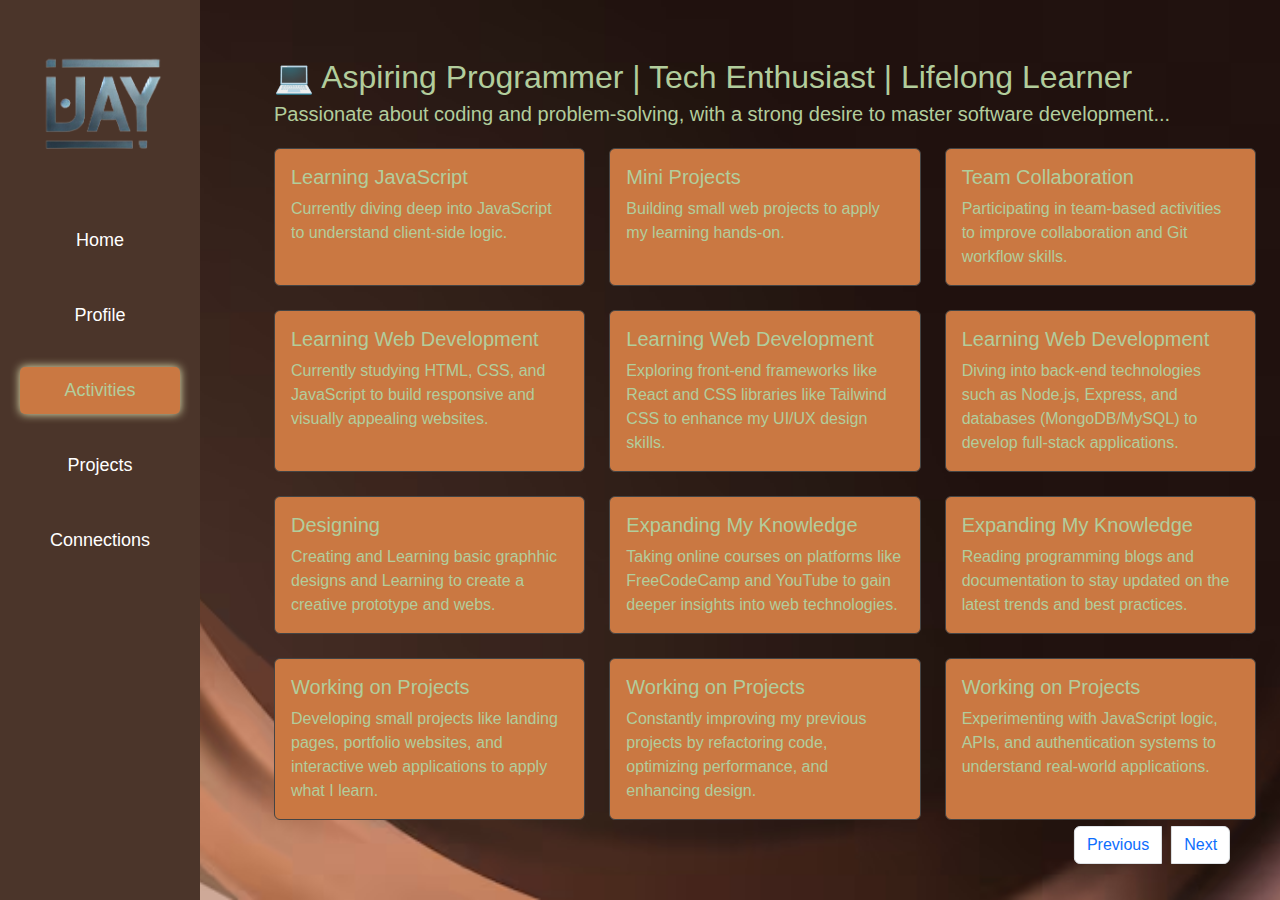
<file: activities.html>
<!DOCTYPE html>
<html lang="en">
<head>
    <meta charset="UTF-8">
    <meta name="viewport" content="width=device-width, initial-scale=1.0">
    <title>Activities</title>
  
    <link href="https://cdn.jsdelivr.net/npm/bootstrap@5.3.3/dist/css/bootstrap.min.css" rel="stylesheet">
    <link rel="stylesheet" href="styles.css">
    <style>
        body {
          background-image: url(backgound.avif);
          background-size: cover;
          background-position: center;
          background-repeat: no-repeat;
        }
      </style>
</head>
<body>
    <div class="d-flex flex-column flex-md-row min-vh-100">
        <nav class="sidebar d-flex flex-column align-items-center">
            <div class="profile-pic mb-3">
                <a href="Index.html">
                    <img src="LJAY.png" alt="Profile Picture" class="img-fluid rounded-circle">
                </a>
            </div>
            <ul class="nav flex-column text-center w-100">
                <li class="nav-item mb-2"><a href="index.html" class="nav-link text-white">Home</a></li>
                <li class="nav-item mb-2"><a href="profile.html" class="nav-link text-white">Profile</a></li>
                <li class="nav-item mb-2"><a class="active1" href="activities.html">Activities</a></li>
                <li class="nav-item mb-2"><a href="projects.html" class="nav-link text-white">Projects</a></li>
                <li class="nav-item mb-2"><a href="connections.html" class="nav-link text-white">Connections</a></li>
            </ul>
        </nav>

        <main class="activities-content container-fluid py-5 px-4">
            <div class="activities-text mb-4">
                <h3>💻 Aspiring Programmer | Tech Enthusiast | Lifelong Learner</h3>
                <p>
                    Passionate about coding and problem-solving, with a strong desire to master software development...
                </p>
            </div>

            
            <div class="row g-4">
                <div class="col-md-4">
                    <div class="card custom-card h-100">
                        <div class="card-body">
                            <h5 class="card-title">Learning JavaScript</h5>
                            <p class="card-text">Currently diving deep into JavaScript to understand client-side logic.</p>
                        </div>
                    </div>
                </div>
        
                <div class="col-md-4">
                    <div class="card custom-card h-100">
                        <div class="card-body">
                            <h5 class="card-title">Mini Projects</h5>
                            <p class="card-text">Building small web projects to apply my learning hands-on.</p>
                        </div>
                    </div>
                </div>

                <div class="col-md-4">
                    <div class="card custom-card h-100">
                        <div class="card-body">
                            <h5 class="card-title">Team Collaboration</h5>
                            <p class="card-text">Participating in team-based activities to improve collaboration and Git workflow skills.</p>
                        </div>
                    </div>
                </div>

                <div class="col-md-4">
                    <div class="card custom-card h-100">
                        <div class="card-body">
                            <h5 class="card-title">Learning Web Development</h5>
                            <p class="card-text">Currently studying HTML, CSS, and JavaScript to build responsive and visually appealing websites.</p>
                        </div>
                    </div>
                </div>

                <div class="col-md-4">
                    <div class="card custom-card h-100">
                        <div class="card-body">
                            <h5 class="card-title">Learning Web Development</h5>
                            <p class="card-text">Exploring front-end frameworks like React and CSS libraries like Tailwind CSS to enhance my UI/UX design skills.</p>
                        </div>
                    </div>
                </div>

                <div class="col-md-4">
                    <div class="card custom-card h-100">
                        <div class="card-body">
                            <h5 class="card-title">Learning Web Development</h5>
                            <p class="card-text">Diving into back-end technologies such as Node.js, Express, and databases (MongoDB/MySQL) to develop full-stack applications.</p>
                        </div>
                    </div>
                </div>

                <div class="col-md-4">
                    <div class="card custom-card h-100">
                        <div class="card-body">
                            <h5 class="card-title">Designing</h5>
                            <p class="card-text">Creating and Learning basic graphhic designs and Learning to create a creative prototype and webs.</p>
                        </div>
                    </div>
                </div>

                <div class="col-md-4">
                    <div class="card custom-card h-100">
                        <div class="card-body">
                            <h5 class="card-title">Expanding My Knowledge</h5>
                            <p class="card-text">Taking online courses on platforms like FreeCodeCamp and YouTube to gain deeper insights into web technologies.</p>
                        </div>
                    </div>
                </div>

                <div class="col-md-4">
                    <div class="card custom-card h-100">
                        <div class="card-body">
                            <h5 class="card-title">Expanding My Knowledge</h5>
                            <p class="card-text">Reading programming blogs and documentation to stay updated on the latest trends and best practices.</p>
                        </div>
                    </div>
                </div>

                <div class="col-md-4">
                    <div class="card custom-card h-100">
                        <div class="card-body">
                            <h5 class="card-title">Working on Projects</h5>
                            <p class="card-text">Developing small projects like landing pages, portfolio websites, and interactive web applications to apply what I learn.</p>
                        </div>
                    </div>
                </div>

                <div class="col-md-4">
                    <div class="card custom-card h-100">
                        <div class="card-body">
                            <h5 class="card-title">Working on Projects</h5>
                            <p class="card-text">Constantly improving my previous projects by refactoring code, optimizing performance, and enhancing design.</p>
                        </div>
                    </div>
                </div>

                <div class="col-md-4">
                    <div class="card custom-card h-100">
                        <div class="card-body">
                            <h5 class="card-title">Working on Projects</h5>
                            <p class="card-text">Experimenting with JavaScript logic, APIs, and authentication systems to understand real-world applications.</p>
                        </div>
                    </div>
                </div>

            </div> <br><br><br>
    

            <nav aria-label="Profile page navigation" class="mt-4">
                <ul class="pagination justify-content-center">
                    <li class="page-item"><a class="page-link" href="profile.html">Previous</a></li>
                    <li class="page-item"><a class="page-link" href="projects.html">Next</a></li>
                </ul>
            </nav>

        </main>
    </div>
  
</body>
</html>
</file>
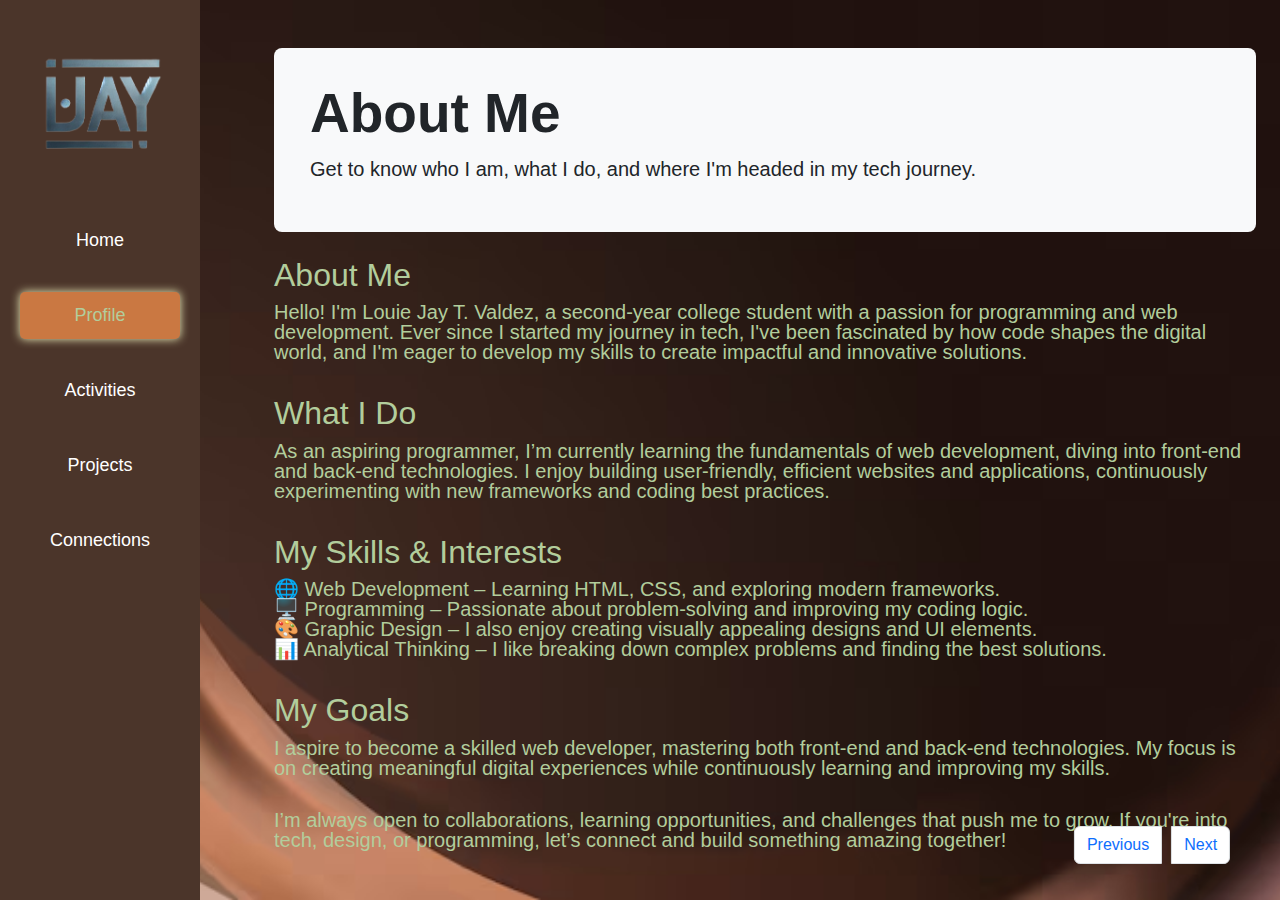
<file: profile.html>
<!DOCTYPE html>
<html lang="en">
<head>
    <meta charset="UTF-8">
    <meta name="viewport" content="width=device-width, initial-scale=1.0">
    <title>Profile</title>
    <link href="https://cdn.jsdelivr.net/npm/bootstrap@5.3.3/dist/css/bootstrap.min.css" rel="stylesheet">
    <link rel="stylesheet" href="styles.css">
    <style>
        body {
          background-image: url(backgound.avif);
          background-size: cover;
          background-position: center;
          background-repeat: no-repeat;
        }
      </style>
</head>
<body>
    <div class="d-flex flex-column flex-md-row" style="min-height: 100vh;">
        <nav class="sidebar d-flex flex-column align-items-center">
            <div class="profile-pic mb-3">
                <a href="Index.html">
                    <img src="LJAY.png" alt="Profile Picture" class="img-fluid rounded-circle">
                </a>
            </div>
            <ul class="nav flex-column text-center w-100">
                <li class="nav-item mb-2"><a href="index.html" class="nav-link text-white">Home</a></li>
                <li class="nav-item mb-2"><a class="active1" href="profile.html">Profile</a></li>
                <li class="nav-item mb-2"><a href="activities.html" class="nav-link text-white">Activities</a></li>
                <li class="nav-item mb-2"><a href="projects.html" class="nav-link text-white">Projects</a></li>
                <li class="nav-item mb-2"><a href="connections.html" class="nav-link text-white">Connections</a></li>
            </ul>
        </nav>

        <main class="profile-content container-fluid py-5 px-4">
            <div class="p-4 mb-4 bg-light text-dark rounded-3">
                <div class="container-fluid py-2">
                    <h1 class="display-6 fw-bold">About Me</h1>
                    <p class="fs-5">Get to know who I am, what I do, and where I'm headed in my tech journey.</p>
                </div>
            </div>

            <div class="profile-text">
                <h3>About Me</h3>
                <p>Hello! I'm Louie Jay T. Valdez, a second-year college student with a passion for programming and web development. Ever since I started my journey in tech, I've been fascinated by how code shapes the digital world, and I'm eager to develop my skills to create impactful and innovative solutions.</p><br>

                <h3>What I Do</h3>
                <p>As an aspiring programmer, I’m currently learning the fundamentals of web development, diving into front-end and back-end technologies. I enjoy building user-friendly, efficient websites and applications, continuously experimenting with new frameworks and coding best practices.</p><br>

                <h3>My Skills & Interests</h3>
                <p>
                    🌐 Web Development – Learning HTML, CSS, and exploring modern frameworks.<br>
                    🖥️ Programming – Passionate about problem-solving and improving my coding logic.<br>
                    🎨 Graphic Design – I also enjoy creating visually appealing designs and UI elements.<br>
                    📊 Analytical Thinking – I like breaking down complex problems and finding the best solutions.
                </p><br>

                <h3>My Goals</h3>
                <p>I aspire to become a skilled web developer, mastering both front-end and back-end technologies. My focus is on creating meaningful digital experiences while continuously learning and improving my skills.

                </p><br>

                <p>I’m always open to collaborations, learning opportunities, and challenges that push me to grow. If you're into tech, design, or programming, let’s connect and build something amazing together!</p><br><br>
            </div>
        </main>
    
      
            <nav aria-label="Profile page navigation" class="mt-4">
                <ul class="pagination justify-content-center">
                    <li class="page-item"><a class="page-link" href="index.html">Previous</a></li>
                    <li class="page-item"><a class="page-link" href="activities.html">Next</a></li>
                </ul>
            </nav>

      
        
    </div>

</body>
</html>
</file>
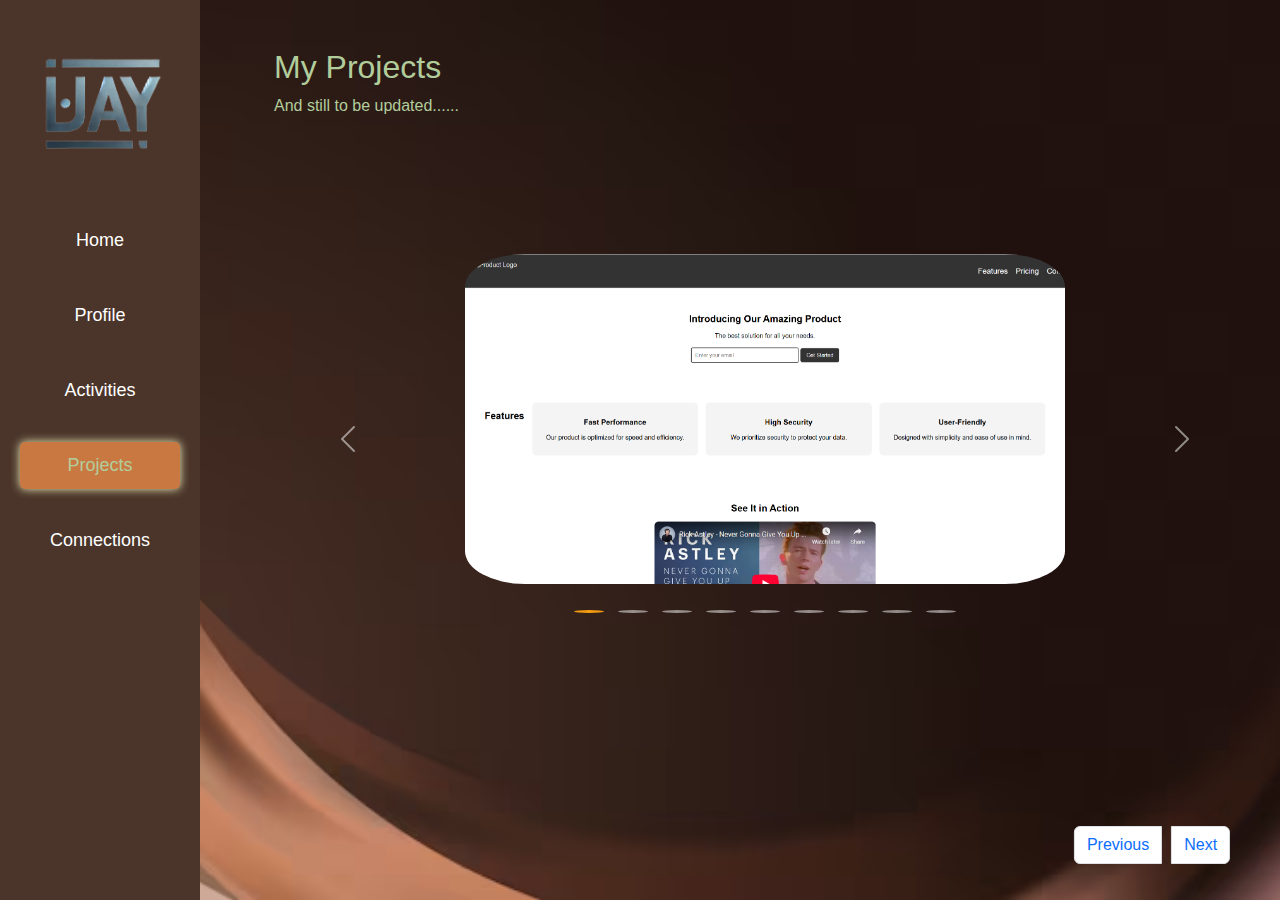
<file: projects.html>
<!DOCTYPE html>
<html lang="en">
<head>
    <meta charset="UTF-8">
    <meta name="viewport" content="width=device-width, initial-scale=1.0">
    <title>Projects</title>
    <link href="https://cdn.jsdelivr.net/npm/bootstrap@5.3.3/dist/css/bootstrap.min.css" rel="stylesheet">
    <link rel="stylesheet" href="styles.css">
    <style>
        body {
          background-image: url(backgound.avif);
          background-size: cover;
          background-position: center;
          background-repeat: no-repeat;
        }
      </style>
</head>
<body>
    <div class="d-flex flex-column flex-md-row min-vh-100">
        <nav class="sidebar d-flex flex-column align-items-center">
            <div class="profile-pic mb-3">
                <a href="Index.html">
                    <img src="LJAY.png" alt="Profile Picture" class="img-fluid rounded-circle">
                </a>
            </div>
            <ul class="nav flex-column text-center w-100">
                <li class="nav-item mb-2"><a href="index.html" class="nav-link text-white">Home</a></li>
                <li class="nav-item mb-2"><a href="profile.html" class="nav-link text-white">Profile</a></li>
                <li class="nav-item mb-2"><a href="activities.html" class="nav-link text-white">Activities</a></li>
                <li class="nav-item mb-2"><a class="active1" href="projects.html">Projects</a></li>
                <li class="nav-item mb-2"><a href="connections.html" class="nav-link text-white">Connections</a></li>
            </ul>
        </nav>

        <main class="content container-fluid py-5 px-4">
            <h2>My Projects</h2>
            <p>And still to be updated......</p><br><br><br><br><br>

            
            <div id="projectCarousel" class="carousel" data-bs-ride="carousel">


                <div class="carousel-inner">
                    <div class="carousel-item active">
                        <img src="1.png" class="d-block w-100">
                    </div>
                    <div class="carousel-item">
                        <img src="2.png" class="d-block w-100">
                    </div>
                    <div class="carousel-item">
                        <img src="3.png" class="d-block w-100">
                    </div>
                    <div class="carousel-item">
                        <img src="4.png" class="d-block w-100">
                    </div>
                    <div class="carousel-item">
                        <img src="5.png" class="d-block w-100">
                    </div>
                    <div class="carousel-item">
                        <img src="6.png" class="d-block w-100">
                    </div>
                    <div class="carousel-item">
                        <img src="7.png" class="d-block w-100">
                    </div>
                    <div class="carousel-item">
                        <img src="8.png" class="d-block w-100">
                    </div>
                    <div class="carousel-item">
                        <img src="9.png" class="d-block w-100">
                    </div>
                </div>

                
                <button class="carousel-control-prev" type="button" data-bs-target="#projectCarousel" data-bs-slide="prev">
                    <span class="carousel-control-prev-icon" aria-hidden="true"></span>
                    <span class="visually-hidden">Previous</span>
                </button>
                <button class="carousel-control-next" type="button" data-bs-target="#projectCarousel" data-bs-slide="next">
                    <span class="carousel-control-next-icon" aria-hidden="true"></span>
                    <span class="visually-hidden">Next</span>
                </button>

                <div class="text-center mt-3">
                    <div class="carousel-indicators position-static">
                        <button type="button" data-bs-target="#projectCarousel" data-bs-slide-to="0" class="active" aria-current="true" aria-label="Slide 1"></button>
                        <button type="button" data-bs-target="#projectCarousel" data-bs-slide-to="1" aria-label="Slide 2"></button>
                        <button type="button" data-bs-target="#projectCarousel" data-bs-slide-to="2" aria-label="Slide 3"></button>
                        <button type="button" data-bs-target="#projectCarousel" data-bs-slide-to="3" aria-label="Slide 4"></button>
                        <button type="button" data-bs-target="#projectCarousel" data-bs-slide-to="4" aria-label="Slide 5"></button>
                        <button type="button" data-bs-target="#projectCarousel" data-bs-slide-to="5" aria-label="Slide 6"></button>
                        <button type="button" data-bs-target="#projectCarousel" data-bs-slide-to="6" aria-label="Slide 7"></button>
                        <button type="button" data-bs-target="#projectCarousel" data-bs-slide-to="7" aria-label="Slide 8"></button>
                        <button type="button" data-bs-target="#projectCarousel" data-bs-slide-to="8" aria-label="Slide 9"></button>
                  </div>
                </div>
            </div>
            

            
            <nav aria-label="Profile page navigation" class="mt-4">
                <ul class="pagination justify-content-center">
                    <li class="page-item"><a class="page-link" href="activities.html">Previous</a></li>
                    <li class="page-item"><a class="page-link" href="connections.html">Next</a></li>
                </ul>
            </nav>
      
        </main>
    </div>

    <script src="https://cdn.jsdelivr.net/npm/bootstrap@5.3.3/dist/js/bootstrap.bundle.min.js"></script>

</body>
</html>
</file>
<file: styles.css>
/*Body*/
body {
    margin: 0;
    font-family: 'Poppins', sans-serif;
    color: #B2CD9C;

}


html, body {
    height: 100%;
    overflow-y: auto;
    overflow-x: hidden;
}

h1, h2 {
    font-size: 50px;
}

/* Div */
.content {
    min-height: 100vh;
    overflow-y: auto;
}

.container {
    display: flex;
}

.sidebar {
    width: 200px;
    background-color: #4B352A;
    padding: 20px;
    min-height: 100vh;
    position: fixed;
}

.sidebar .profile-pic img {
    width: 100%;
    border-radius: 50%;
}

.sidebar ul {
    list-style: none;
    padding: 0;
}

.sidebar ul li {
    margin: 20px 0;
    
}

a {
    color: #B2CD9C;
}

.sidebar ul li a {
    text-decoration: none;
    font-size: 18px;
    font-weight: 500;
    display: block;
    padding: 10px;
    border-radius: 5px;
    transition:0.5s;
}

.sidebar ul li a:hover {
    background-color: #CA7842;
    color: #B2CD9C;
    box-shadow: 0 0 10px #F0F2BD;
}

.content {
    flex-grow: 1;
    padding: 20px;
    margin-left: 250px;
    padding: 20px;
    height: 100vh;
    overflow-y: auto;
    color: #B2CD9C;
}

.content h1 {
    font-size: 55px;
}

.content h2 {
    font-size: 32px;
}

.active1 {
    color: #B2CD9C;
    background-color: #CA7842;
    box-shadow: 0 0 10px #F0F2BD;
}

.pagination {
    position: absolute;
    align-content: center;
    bottom: 20px;
    left: 90%;
    transform: translateX(-50%);
    display: fixed;
    gap: 10px;
}

.carousel-indicators.position-static {
    gap: 8px;
  }
  
  .carousel-indicators button {
    background-color: #555;
    width: 12px;
    height: 12px;
    border-radius: 50%;
    border: none;
    opacity: 0.5;
    transition: opacity 0.3s ease;
  }
  
  .carousel-indicators button.active {
    opacity: 1;
    background-color: #f39c12;
  }
  
  .custom-card {
    background: #CA7842; 
    color: #B2CD9C;      
    border: 1px solid #444;
    transition: 0.3s;
  }
/*Home*/
.home-text{
    
    margin-top: 50px;
    
}

.home-content {
    padding: 10px 20px;
    margin-left: 250px;
    height: 100vh;
    overflow-y: auto;
    color: #B2CD9C;
}

.home-content h1 {
    font-size: 55px;
}

.home-content h2 {
    font-size: 32px;
}

.home-text {
    max-width: 50%;
}

.my-picture {
    flex: 1;
    display: flex;
    justify-content: center;
    align-items: center;
    margin-top: 100px;
}

.my-picture .img-box {
    position: relative;
    width: 32vw;
    height: 32vw;
    background-color: #1f242d;
    border-radius: 50%;
    padding: 5px;
    display: flex;
    justify-content: center;
    overflow: hidden;
}

.my-picture .img-box::before,
.my-picture .img-box::after {
    content: '';
    position: absolute;
    width: 500px;
    height: 500px;
    background: conic-gradient(transparent, transparent, transparent, #CA7842);
}

.my-picture .img-box .img-item {
    position: relative;
    width: 100%;
    height: 100%;
    background: #1f242d;
    border-radius: 50%;
    border: .1px solid #1f242d;
    display: flex;
    justify-content: center;
    z-index: 1;
    overflow: hidden;
}

.my-picture .img-box .img-item img {
    position: absolute;
    top: 30px;
    display: block;
    width: 85%;
    object-fit: cover;
    mix-blend-mode: lighten;
}

/*Profile*/
.profile-text{
    margin-top: 10px;
    line-height: 1;
}

.profile-text p {
    font-size: 20px;
}

.profile-text h3 {
    font-size: 32px;
}

.profile-content {
    flex-grow: 1;
    padding: 20px;
    margin-left: 250px;
    padding: 20px;
    height: 100vh;
    overflow-y: auto;
    color: #B2CD9C;
}

.profile-content h1 {
    font-size: 55px;
}

.profile-content h2 {
    font-size: 32px;
}

/*Activities*/
.activities-text{
    margin-top: 10px;
    line-height: 1;
}

.activities-text p {
    font-size: 20px;
}

.activities-text h3 {
    font-size: 32px;
}

.activities-content {
    flex-grow: 1;
    padding: 20px;
    margin-left: 250px;
    padding: 20px;
    height: 100vh;
    overflow-y: auto;
    color: #B2CD9C;
}

.activities-content h1 {
    font-size: 55px;
}

.activities-content h2 {
    font-size: 32px;
}

/*Projects*/
.carousel-item img {
    width: 100%;
    max-width: 600px;
    height: auto;
    object-fit: contain;
    margin: 0 auto;
    border-radius: 10%;
}
  


/*Connections*/
p.connection-text {
    padding: 100px;
    font-size: 20px;
}

p.connection-text a {
    color: blue;
    text-decoration: none;
}

p.connection-text a:hover {
    color: #ffff00;
    text-decoration: underline;
}

.connections {
    display: flex;
    justify-content: center;
    align-items: center;
    gap: 30px;
    margin-top: 50px;
}

.social-item {
    display: flex;
    flex-direction: column;
    align-items: center;
    text-align: center;
    width: 100px;
}

.social-item img {
    transition: transform 0.3s ease-in-out;
    width: 75px;
    height: 75px;
    border-radius: 50%;
    position: fixed;
    background-color: #ffffff;
    margin-top: 300px;
    margin-left: 0px;
}

.img-social1:hover {
    border: 2px solid #66818D;
    box-shadow: 0 0 10px #ffff00;
    transform: scale(1.2);
}

.img-social2:hover {
    border: 2px solid #66818D;
    box-shadow: 0 0 10px #ffff00;
    transform: scale(1.2);
}

.img-social3:hover {
    border: 2px solid #66818D;
    box-shadow: 0 0 10px #ffff00;
    transform: scale(1.2);
}

.img-social4:hover {
    border: 2px solid #66818D;
    box-shadow: 0 0 10px #ffff00;
    transform: scale(1.2);
}

.social-item p {
    margin-top: 390px;
    margin-left: 80px;
    margin-bottom: 0;
    font-size: 14px;
    transition: 0.3s;
    position: fixed;
}

.header-contactinfo {
    margin-top: 50px;
    position: fixed;
}

.contact-info p{
    font-size: 18px;
    margin-top: 150px;
    margin-left: 400px;
    position: fixed;
}

/* MEDIA QUERIES FOR RESPONSIVENESS */

/* For tablets and below */
@media (max-width: 991.98px) {
    .sidebar {
      position: relative;
      width: 100%;
      min-height: auto;
      text-align: center;
    }
  
    .content,
    .home-content,
    .profile-content,
    .activities-content {
      margin-left: 0;
      padding-top: 20px;
    }
  
    .home-text, .my-picture {
      max-width: 100% !important;
    }
  
    .my-picture .img-box {
      width: 60vw;
      height: 60vw;
    }
  
    .design1,
    .design2 {
      display: none;
    }
  }
  
  /* For phones */
  @media (max-width: 575.98px) {
    .sidebar ul li a {
      font-size: 16px;
      padding: 8px;
    }
  
    h1 {
      font-size: 38px;
    }
  
    h2 {
      font-size: 24px;
    }
  
    .profile-text p,
    .activities-text p,
    .connection-text {
      font-size: 16px;
    }
  
    .social-item img {
      width: 60px;
      height: 60px;
    }
  
    .social-item p {
      font-size: 12px;
    }
  }
</file>
